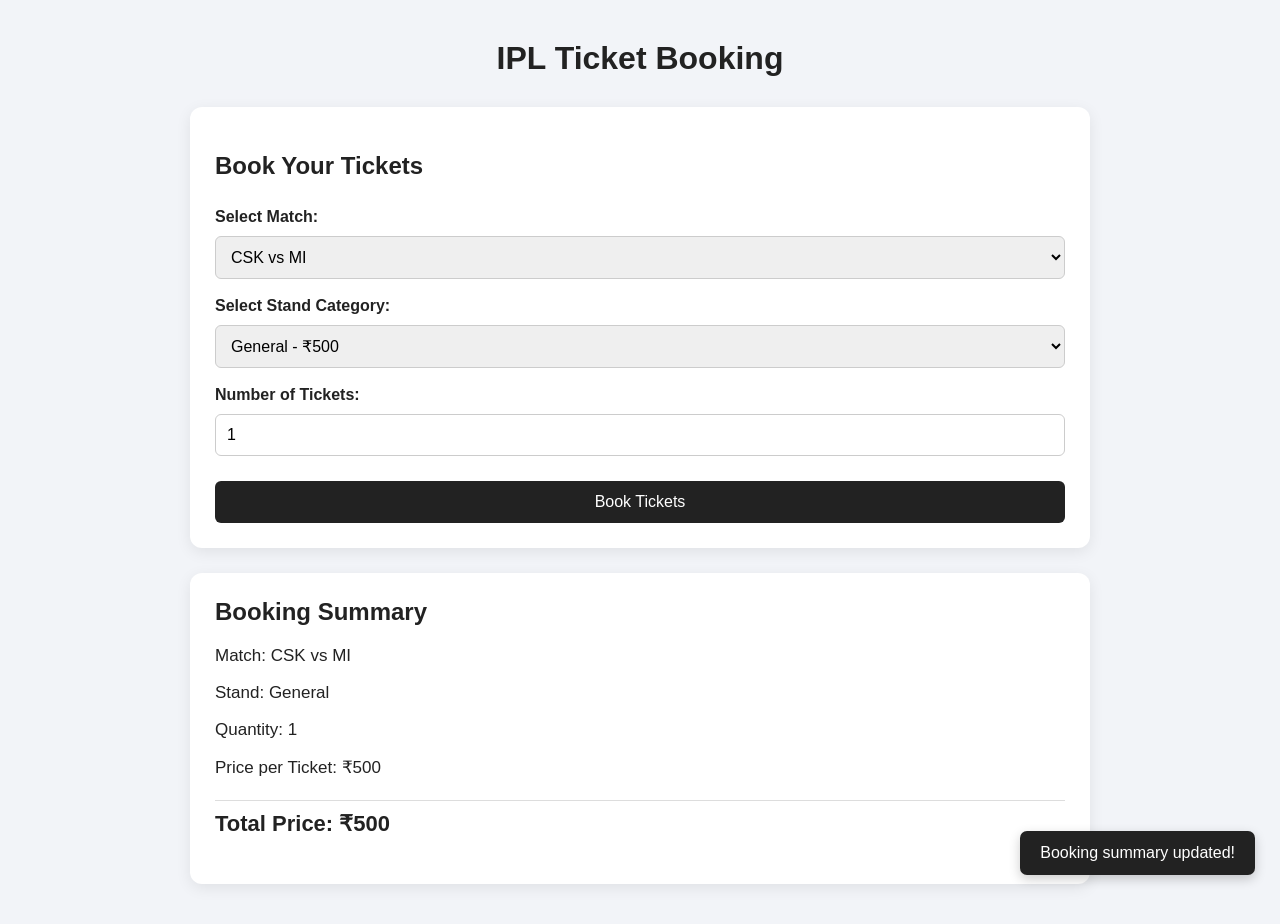
<file: index.html>
<!DOCTYPE html>
<html lang="en">
<head>
    <meta charset="UTF-8">
    <meta name="viewport" content="width=device-width, initial-scale=1.0">
    <title>IPL Ticket Booking - Activity 7</title>
    <link rel="stylesheet" href="style.css">
</head>

<body>

    <main class="container">
        <h1>IPL Ticket Booking</h1>

        <section class="card">
            <h2>Book Your Tickets</h2>

            <form id="bookingForm">

                <label for="match">Select Match:</label>
                <select id="match" name="match">
                    <option value="CSK vs MI">CSK vs MI</option>
                    <option value="RCB vs KKR">RCB vs KKR</option>
                    <option value="MI vs RCB">MI vs RCB</option>
                    <option value="CSK vs RCB">CSK vs RCB</option>
                </select>

                <label for="stand">Select Stand Category:</label>
                <select id="stand" name="stand">
                    <option value="General" data-price="500">General - ₹500</option>
                    <option value="Premium" data-price="1000">Premium - ₹1000</option>
                    <option value="VIP" data-price="2000">VIP - ₹2000</option>
                </select>

                <label for="quantity">Number of Tickets:</label>
                <input
                    type="number"
                    id="quantity"
                    name="quantity"
                    min="1"
                    max="10"
                    value="1"
                >

                <button type="submit">Book Tickets</button>
            </form>
        </section>

        <section id="bookingSummary" class="card summary-card">
            <h2>Booking Summary</h2>

            <p>Match: <span id="summaryMatch">-</span></p>
            <p>Stand: <span id="summaryStand">-</span></p>
            <p>Quantity: <span id="summaryQuantity">-</span></p>
            <p>Price per Ticket: ₹<span id="summaryPrice">0</span></p>

            <h3>
                Total Price: ₹<span id="totalPrice">0</span>
            </h3>
        </section>
    </main>

    <div id="toast" role="status" aria-live="polite"></div>

    <script src="app.js"></script>
</body>
</html>
</file>
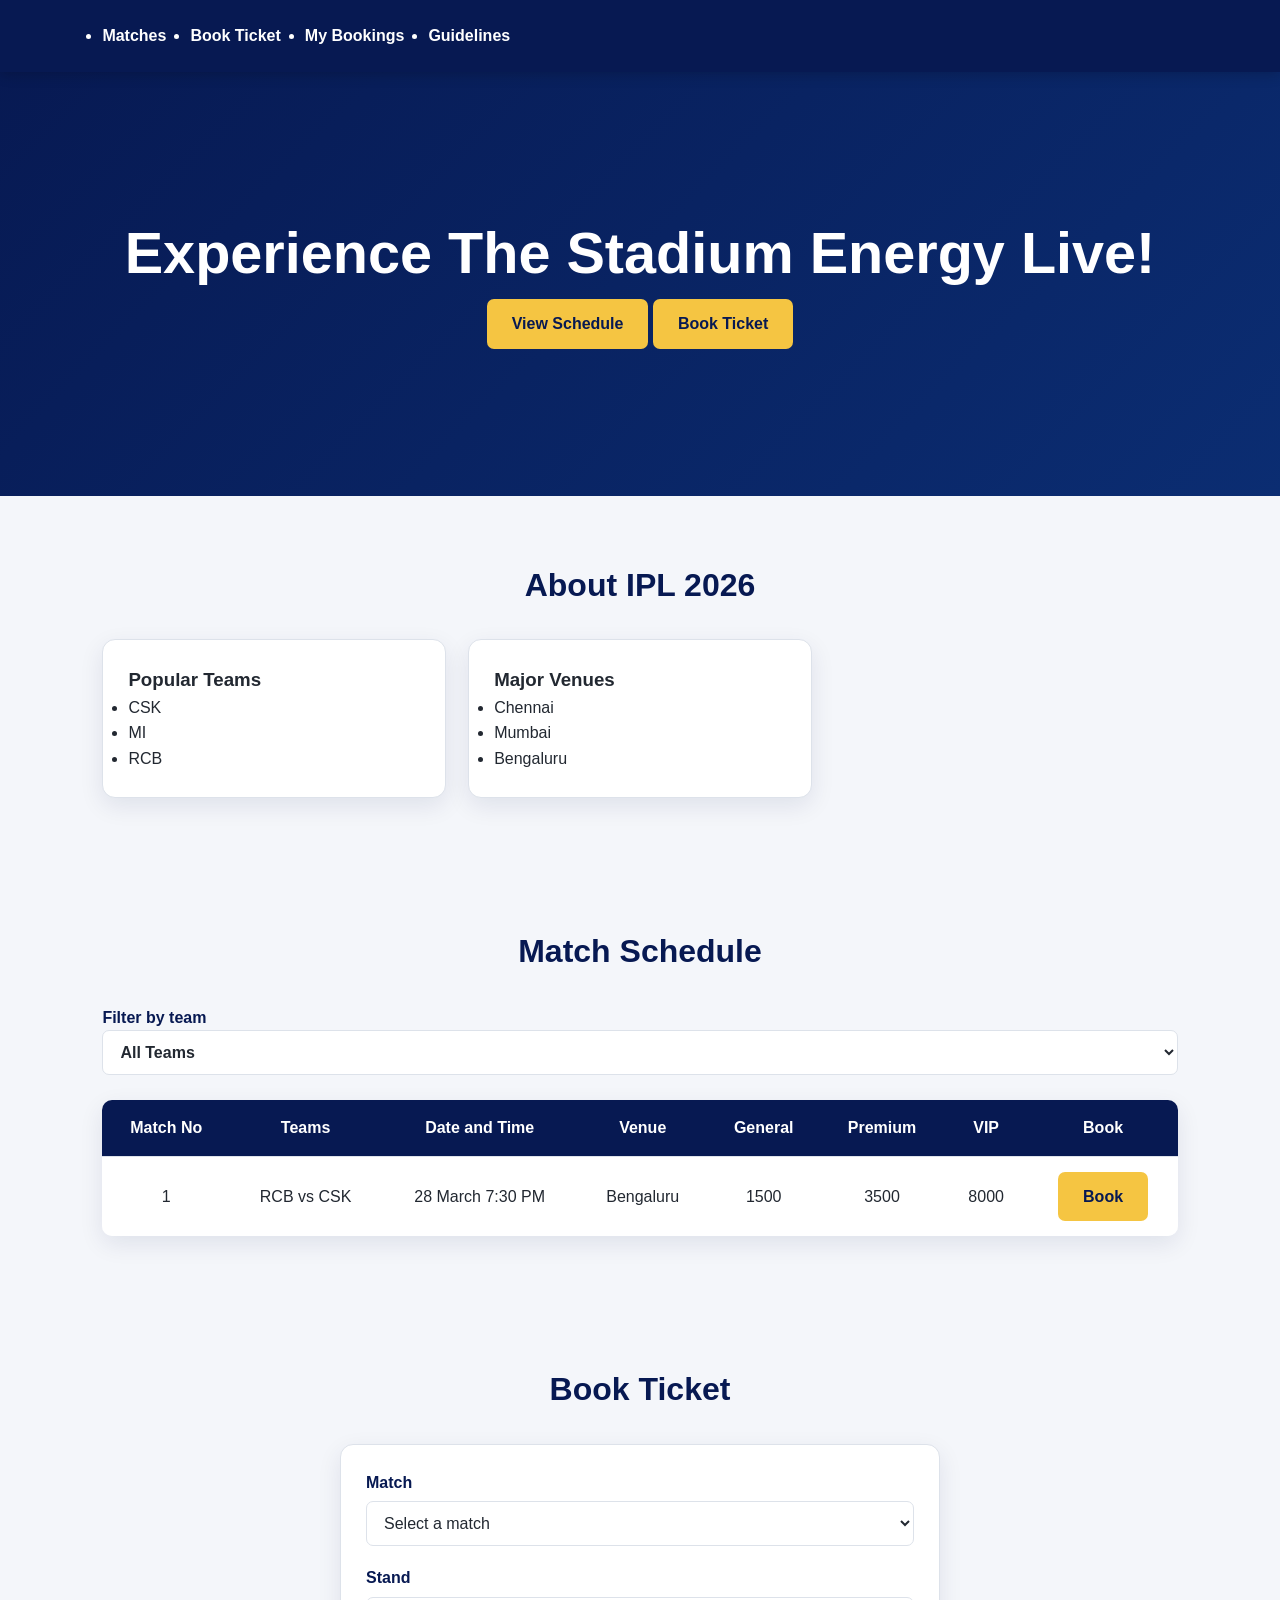
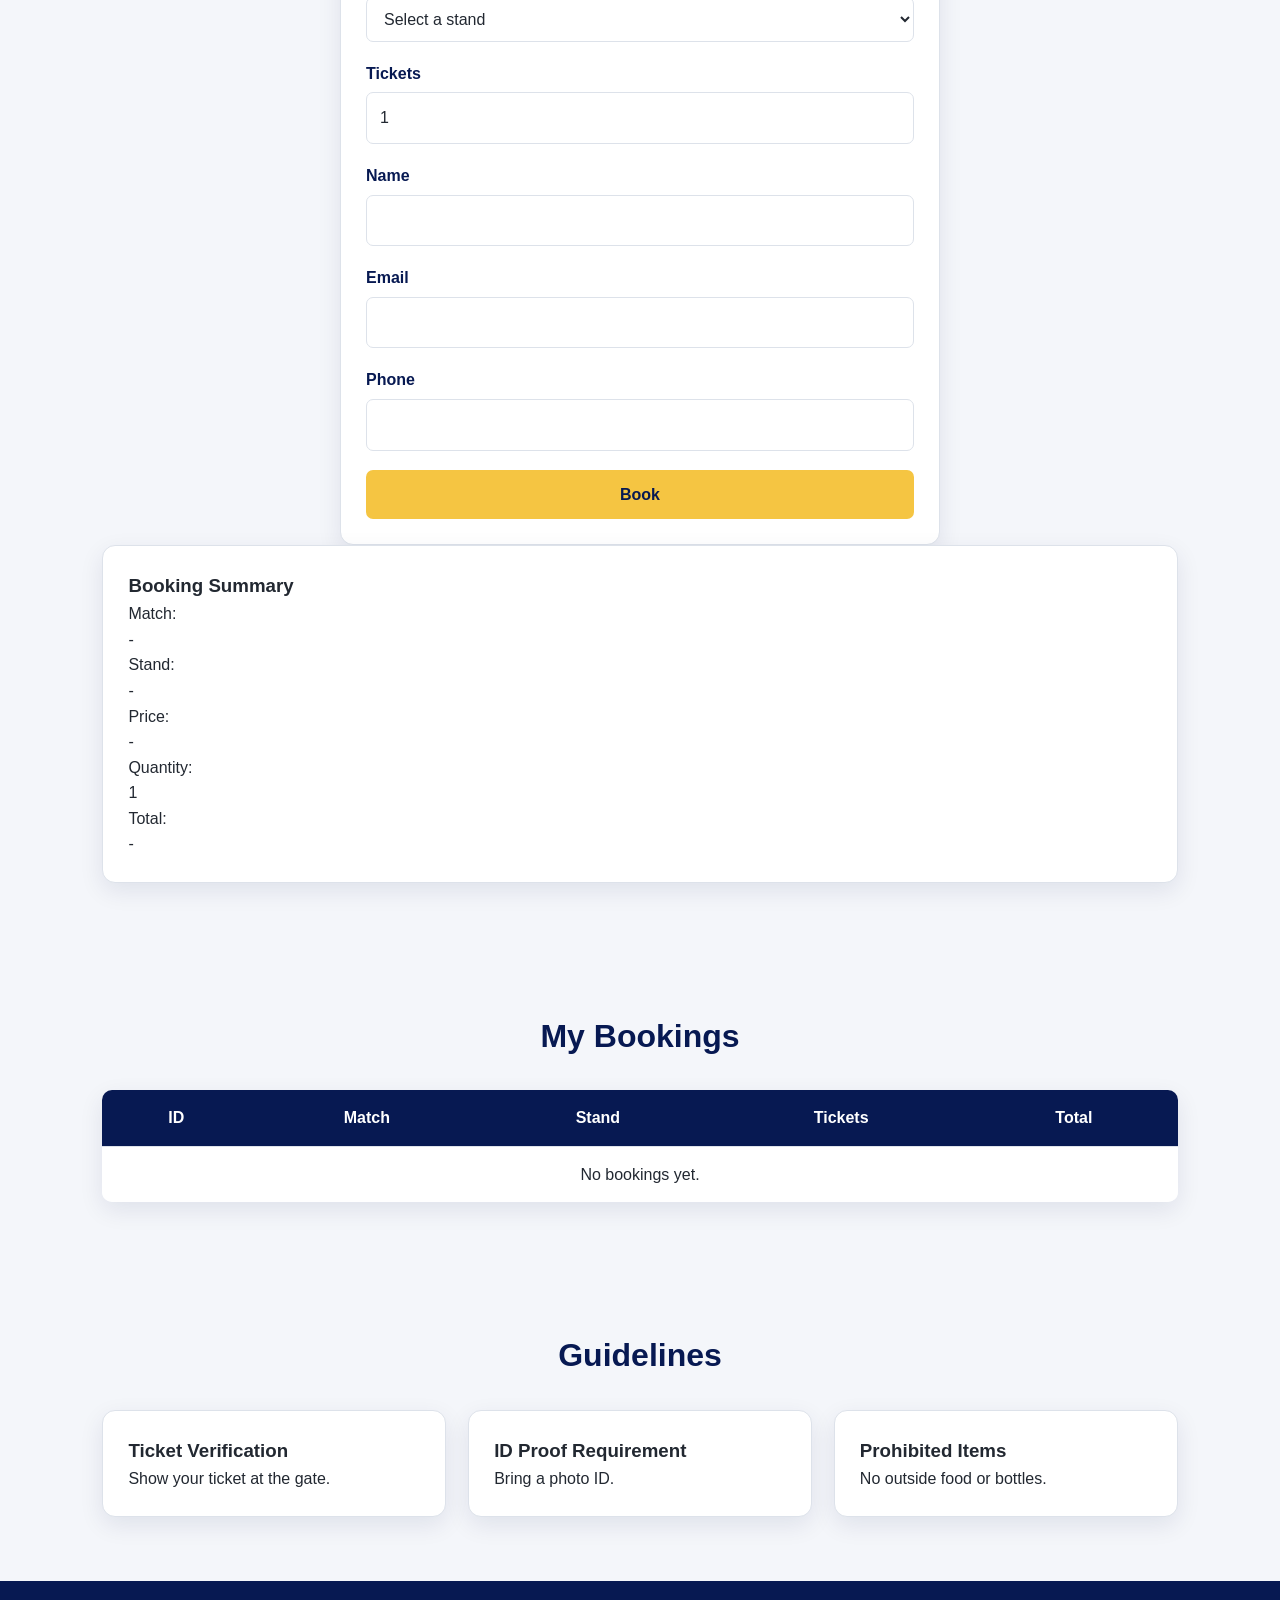
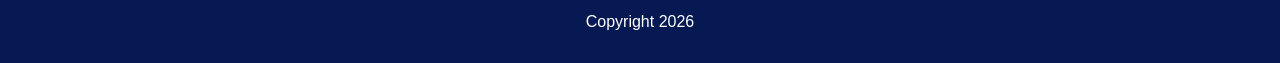
<file: index (2).html>
<!DOCTYPE html>
<html lang="en">
<head>
  <meta charset="UTF-8">
  <meta name="viewport" content="width=device-width, initial-scale=1.0">
  <title>IPL 2026 Ticket Booking</title>
  <link rel="stylesheet" href="styles.css">
</head>
<body>

  <!-- Navigation -->
  <header class="navbar">
    <a class="logo" href="#home">IPL 2026</a>
    <nav>
      <ul class="nav-links">
        <li><a href="#matches">Matches</a></li>
        <li><a href="#book">Book Ticket</a></li>
        <li><a href="#bookings">My Bookings</a></li>
        <li><a href="#guidelines">Guidelines</a></li>
      </ul>
    </nav>
  </header>

  <main>

    <!-- Hero -->
    <section id="home" class="hero">
      <h1>Experience The Stadium Energy Live!</h1>
      <div class="hero-buttons">
        <a class="btn btn-primary" href="#matches">View Schedule</a>
        <a class="btn btn-accent" href="#book">Book Ticket</a>
      </div>
    </section>

    <!-- About -->
    <section id="about" class="section">
      <h2>About IPL 2026</h2>
      <div class="card-grid">
        <article class="card">
          <h3>Popular Teams</h3>
          <ul>
            <li>CSK</li>
            <li>MI</li>
            <li>RCB</li>
          </ul>
        </article>
        <article class="card">
          <h3>Major Venues</h3>
          <ul>
            <li>Chennai</li>
            <li>Mumbai</li>
            <li>Bengaluru</li>
          </ul>
        </article>
      </div>
    </section>

    <!-- Match Schedule -->
    <section id="matches" class="section">
      <h2>Match Schedule</h2>

      <label class="filter" for="team-filter">
        <span class="sr-only">Filter by team</span>
        <select id="team-filter">
          <option value="all">All Teams</option>
          <option value="CSK">CSK</option>
          <option value="MI">MI</option>
          <option value="RCB">RCB</option>
        </select>
      </label>

      <div class="table-wrap">
        <table>
          <thead>
            <tr>
              <th>Match No</th>
              <th>Teams</th>
              <th>Date and Time</th>
              <th>Venue</th>
              <th>General</th>
              <th>Premium</th>
              <th>VIP</th>
              <th>Book</th>
            </tr>
          </thead>
          <tbody id="schedule-body">
            <tr data-match="1" data-teams="RCB CSK" data-general="1500" data-premium="3500" data-vip="8000">
              <td>1</td>
              <td>RCB vs CSK</td>
              <td>28 March 7:30 PM</td>
              <td>Bengaluru</td>
              <td>1500</td>
              <td>3500</td>
              <td>8000</td>
              <td><button type="button" class="btn btn-accent btn-small book-btn">Book</button></td>
            </tr>
          </tbody>
        </table>
      </div>
    </section>

    <!-- Book Ticket -->
    <section id="book" class="section">
      <h2>Book Ticket</h2>
      <div class="booking-layout">

        <form id="booking-form" class="card form">
          <label for="match">Match</label>
          <select id="match" name="match" required>
            <option value="">Select a match</option>
          </select>

          <label for="stand">Stand</label>
          <select id="stand" name="stand" required>
            <option value="">Select a stand</option>
            <option value="general">General</option>
            <option value="premium">Premium</option>
            <option value="vip">VIP</option>
          </select>

          <label for="tickets">Tickets</label>
          <input type="number" id="tickets" name="tickets" min="1" max="10" value="1" required>

          <label for="name">Name</label>
          <input type="text" id="name" name="name" required>

          <label for="email">Email</label>
          <input type="email" id="email" name="email" required>

          <label for="phone">Phone</label>
          <input type="tel" id="phone" name="phone" pattern="[0-9]{10}" title="Enter a 10-digit phone number" required>

          <button type="submit" class="btn btn-primary">Book</button>
        </form>

        <aside class="card summary">
          <h3>Booking Summary</h3>
          <dl>
            <dt>Match:</dt>    <dd id="sum-match">-</dd>
            <dt>Stand:</dt>    <dd id="sum-stand">-</dd>
            <dt>Price:</dt>    <dd id="sum-price">-</dd>
            <dt>Quantity:</dt> <dd id="sum-qty">-</dd>
            <dt>Total:</dt>    <dd id="sum-total">-</dd>
          </dl>
        </aside>

      </div>
    </section>

    <!-- My Bookings -->
    <section id="bookings" class="section">
      <h2>My Bookings</h2>
      <div class="table-wrap">
        <table>
          <thead>
            <tr>
              <th>ID</th>
              <th>Match</th>
              <th>Stand</th>
              <th>Tickets</th>
              <th>Total</th>
            </tr>
          </thead>
          <tbody id="bookings-body">
            <tr class="empty-row"><td colspan="5">No bookings yet.</td></tr>
          </tbody>
        </table>
      </div>
    </section>

    <!-- Guidelines -->
    <section id="guidelines" class="section">
      <h2>Guidelines</h2>
      <div class="card-grid">
        <article class="card">
          <h3>Ticket Verification</h3>
          <p>Show your ticket at the gate.</p>
        </article>
        <article class="card">
          <h3>ID Proof Requirement</h3>
          <p>Bring a photo ID.</p>
        </article>
        <article class="card">
          <h3>Prohibited Items</h3>
          <p>No outside food or bottles.</p>
        </article>
      </div>
    </section>

  </main>

  <footer class="footer">
    <p>Copyright 2026</p>
  </footer>

  <script src="script.js"></script>
</body>
</html>
</file>
<file: style.css>
/* Activity 7: IPL Ticket Booking */

* {
    box-sizing: border-box;
}

body {
    margin: 0;
    font-family: Arial, sans-serif;
    background: #f2f4f8;
    color: #222;
}

.container {
    width: min(900px, 92%);
    margin: 40px auto;
}

h1 {
    text-align: center;
    margin-bottom: 30px;
}

.card {
    background: white;
    padding: 25px;
    margin-bottom: 25px;
    border-radius: 12px;
    box-shadow: 0 4px 15px rgba(0, 0, 0, 0.08);
}

form {
    display: flex;
    flex-direction: column;
    gap: 10px;
}

label {
    font-weight: bold;
    margin-top: 8px;
}

select,
input {
    width: 100%;
    padding: 11px;
    border: 1px solid #ccc;
    border-radius: 6px;
    font-size: 16px;
}

button {
    margin-top: 15px;
    padding: 12px;
    border: none;
    border-radius: 6px;
    background: #222;
    color: white;
    font-size: 16px;
    cursor: pointer;
}

button:hover {
    opacity: 0.85;
}

.summary-card h2 {
    margin-top: 0;
}

.summary-card p {
    font-size: 17px;
}

.summary-card h3 {
    padding-top: 10px;
    border-top: 1px solid #ddd;
    font-size: 22px;
}

#toast {
    display: none;
    position: fixed;
    right: 25px;
    bottom: 25px;
    padding: 13px 20px;
    background: #222;
    color: white;
    border-radius: 7px;
    box-shadow: 0 4px 12px rgba(0, 0, 0, 0.2);
}
</file>
<file: styles.css>
/* =========================================
   IPL TICKET BOOKING — ACTIVITY 2
   Theme: Navy blue, royal blue and gold
========================================= */

:root {
    --primary: #071952;
    --secondary: #0B2D72;
    --accent: #F5C542;
    --background: #F4F6FA;
    --surface: #FFFFFF;
    --text: #222831;
    --muted: #687386;
    --border: #DDE2EA;
    --shadow: 0 8px 24px rgba(7, 25, 82, 0.09);
}

* {
    margin: 0;
    padding: 0;
    box-sizing: border-box;
}

html {
    scroll-behavior: smooth;
    scroll-padding-top: 90px;
}

body {
    font-family: Arial, Helvetica, sans-serif;
    background: var(--background);
    color: var(--text);
    line-height: 1.6;
}

/* Navigation */
nav {
    position: fixed;
    inset: 0 0 auto 0;
    z-index: 1000;
    min-height: 72px;
    padding: 14px 8%;
    display: flex;
    align-items: center;
    justify-content: space-between;
    gap: 24px;
    color: var(--surface);
    background: var(--primary);
    box-shadow: 0 3px 12px rgba(0, 0, 0, 0.18);
}

nav h2 {
    color: var(--accent);
    letter-spacing: 1.5px;
    font-size: 1.35rem;
}

.nav-links {
    display: flex;
    align-items: center;
    flex-wrap: wrap;
    gap: 24px;
}

nav a {
    color: var(--surface);
    text-decoration: none;
    font-weight: 600;
    transition: color 0.2s ease;
}

nav a:hover,
nav a:focus-visible {
    color: var(--accent);
}

/* Hero banner */
.hero {
    min-height: 470px;
    padding: 130px 20px 80px;
    display: flex;
    flex-direction: column;
    align-items: center;
    justify-content: center;
    text-align: center;
    color: var(--surface);
    background: linear-gradient(135deg, var(--primary), var(--secondary));
}

.eyebrow {
    margin-bottom: 12px;
    color: var(--accent);
    font-size: 0.8rem;
    font-weight: 700;
    letter-spacing: 2px;
}

.hero h1 {
    margin-bottom: 14px;
    font-size: clamp(2.2rem, 5vw, 3.6rem);
    line-height: 1.1;
}

.hero > p:not(.eyebrow) {
    max-width: 620px;
    margin-bottom: 28px;
    color: #E5EAF5;
    font-size: 1.08rem;
}

/* Buttons and links */
.btn,
button {
    display: inline-block;
    padding: 12px 25px;
    border: 0;
    border-radius: 7px;
    background: var(--accent);
    color: var(--primary);
    font: inherit;
    font-weight: 700;
    text-decoration: none;
    cursor: pointer;
    transition: transform 0.2s ease, background 0.2s ease, box-shadow 0.2s ease;
}

.btn:hover,
button:hover {
    transform: translateY(-2px);
    background: #FFD968;
    box-shadow: 0 6px 16px rgba(0, 0, 0, 0.15);
}

/* Page sections */
section:not(.hero) {
    padding: 64px 8%;
}

section h2 {
    margin-bottom: 28px;
    color: var(--primary);
    text-align: center;
    font-size: 2rem;
}

.section-intro {
    margin: -16px 0 28px;
    color: var(--muted);
    text-align: center;
}

/* Match cards */
.card-grid {
    display: grid;
    grid-template-columns: repeat(3, minmax(0, 1fr));
    gap: 22px;
}

.card {
    padding: 25px;
    border: 1px solid var(--border);
    border-radius: 13px;
    background: var(--surface);
    box-shadow: var(--shadow);
    transition: transform 0.2s ease, box-shadow 0.2s ease;
}

.card:hover {
    transform: translateY(-5px);
    box-shadow: 0 12px 28px rgba(7, 25, 82, 0.14);
}

.match-card {
    text-align: center;
}

.match-tag {
    display: inline-block;
    margin-bottom: 16px;
    padding: 5px 10px;
    border-radius: 20px;
    background: #FFF4CE;
    color: #765600;
    font-size: 0.72rem;
    font-weight: 700;
    letter-spacing: 0.7px;
}

.match-card h3 {
    color: var(--primary);
    font-size: 1.08rem;
}

.versus {
    margin: 8px 0;
    color: #B18A1C;
    font-size: 0.85rem;
    font-weight: 800;
}

.match-details {
    margin: 15px 0;
    color: var(--muted);
    font-size: 0.9rem;
}

.text-link {
    color: var(--secondary);
    font-weight: 700;
    text-decoration: none;
}

.text-link:hover {
    color: #B18A1C;
}

.schedule-heading {
    margin-top: 60px;
}

/* Match schedule table */
.table-wrap {
    overflow-x: auto;
    border-radius: 10px;
    box-shadow: var(--shadow);
}

table {
    width: 100%;
    border-collapse: collapse;
    background: var(--surface);
}

th,
td {
    padding: 15px 18px;
    text-align: center;
    border-bottom: 1px solid var(--border);
}

th {
    background: var(--primary);
    color: var(--surface);
    font-weight: 700;
}

tbody tr:hover {
    background: #FFF8E5;
}

tbody tr:last-child td {
    border-bottom: 0;
}

.note,
.form-note {
    margin-top: 12px;
    color: var(--muted);
    font-size: 0.85rem;
    text-align: center;
}

/* Booking form */
.booking-section {
    background: #EAF0FA;
}

form {
    max-width: 600px;
    margin: 0 auto;
    padding: 30px;
    border: 1px solid var(--border);
    border-radius: 13px;
    background: var(--surface);
    box-shadow: var(--shadow);
}

label {
    display: block;
    margin: 0 0 6px;
    color: var(--primary);
    font-weight: 700;
}

input,
select,
textarea {
    width: 100%;
    margin: 0 0 19px;
    padding: 12px 13px;
    border: 1px solid var(--border);
    border-radius: 7px;
    background: var(--surface);
    color: var(--text);
    font: inherit;
}

input:focus,
select:focus,
textarea:focus {
    outline: 2px solid rgba(11, 45, 114, 0.18);
    border-color: var(--secondary);
}

form button {
    width: 100%;
}

/* Footer */
footer {
    padding: 28px 8%;
    background: var(--primary);
    color: var(--surface);
    text-align: center;
}

footer a {
    display: inline-block;
    margin-top: 8px;
    color: var(--accent);
    text-decoration: none;
}

footer a:hover {
    text-decoration: underline;
}

/* Responsive layout */
@media (max-width: 800px) {
    .card-grid {
        grid-template-columns: repeat(2, minmax(0, 1fr));
    }

    nav {
        padding-inline: 5%;
    }

    section:not(.hero) {
        padding-inline: 5%;
    }
}

@media (max-width: 600px) {
    nav {
        position: sticky;
        flex-direction: column;
        gap: 8px;
    }

    .nav-links {
        justify-content: center;
        gap: 14px;
    }

    .hero {
        min-height: 390px;
        padding-top: 65px;
    }

    .card-grid {
        grid-template-columns: 1fr;
    }

    section:not(.hero) {
        padding-block: 44px;
    }

    th,
    td {
        padding: 11px 12px;
        font-size: 0.85rem;
    }

    form {
        padding: 22px;
    }
}
</file>
